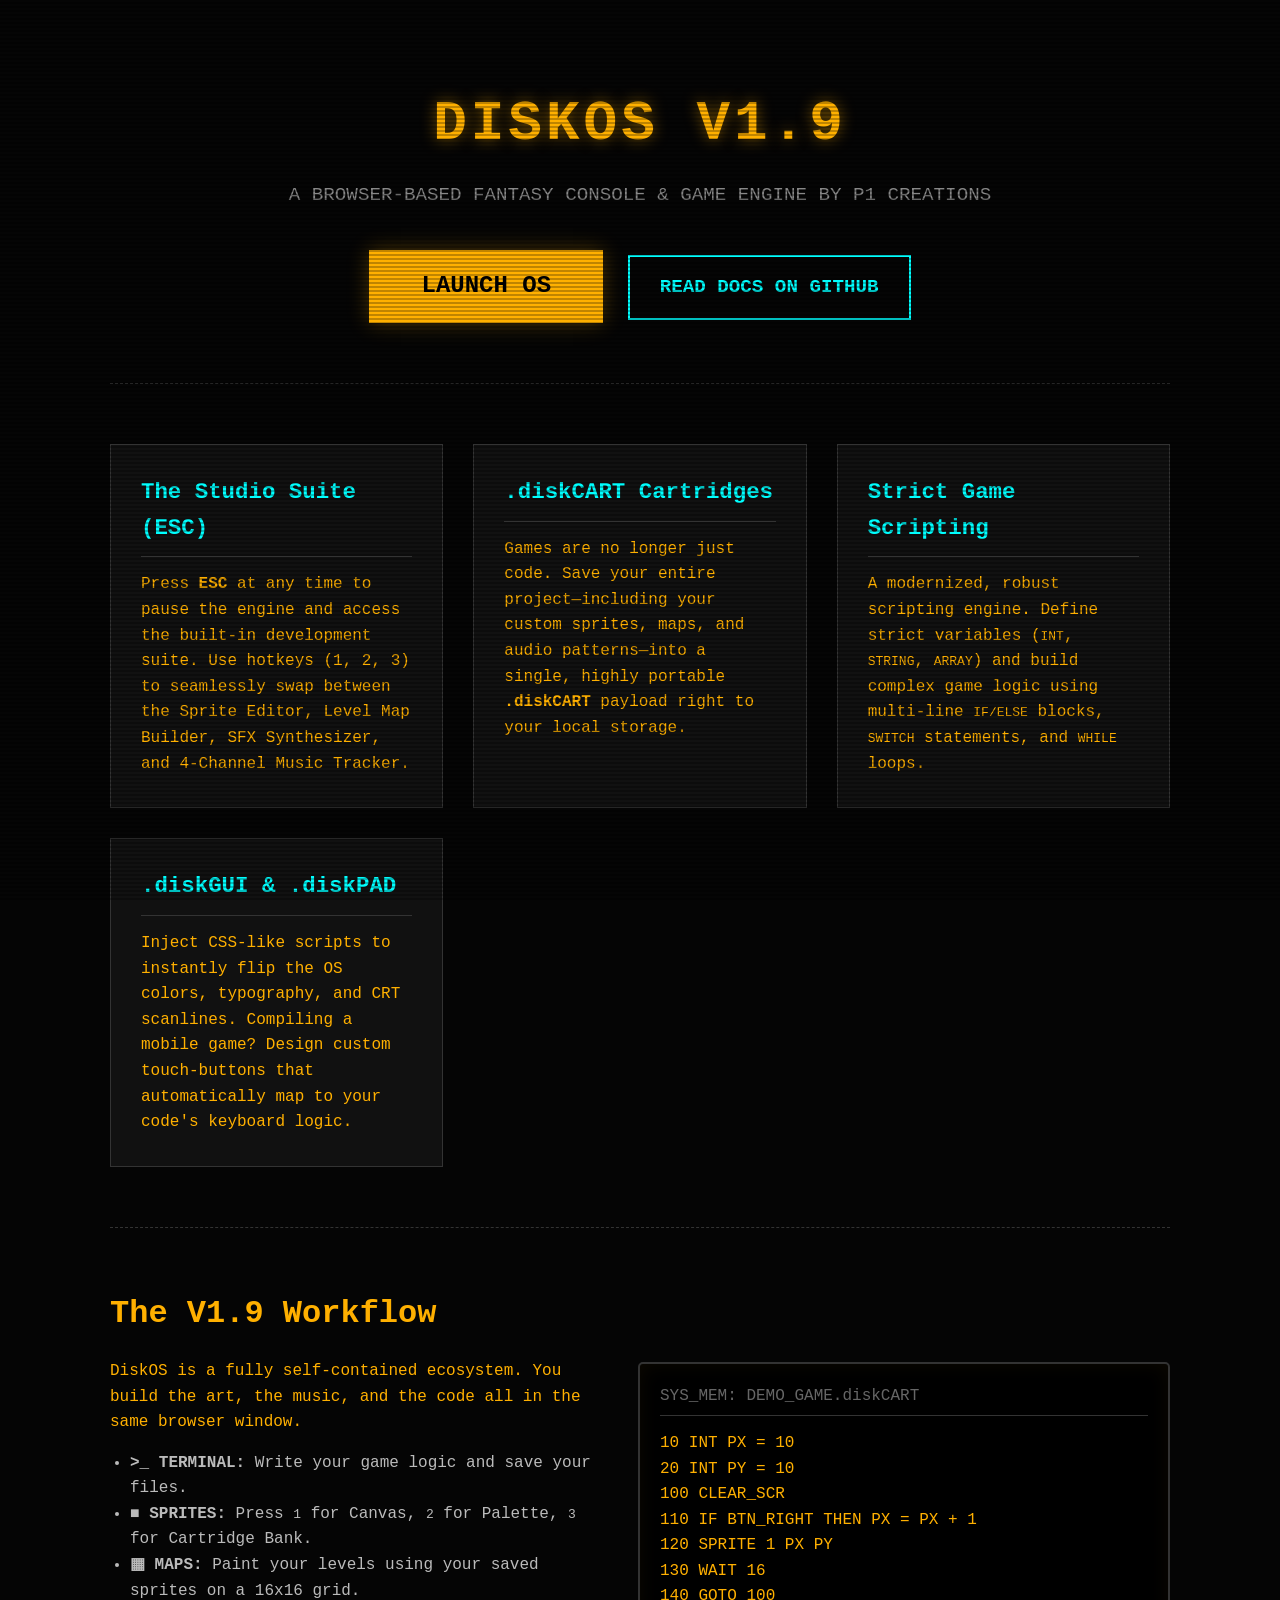
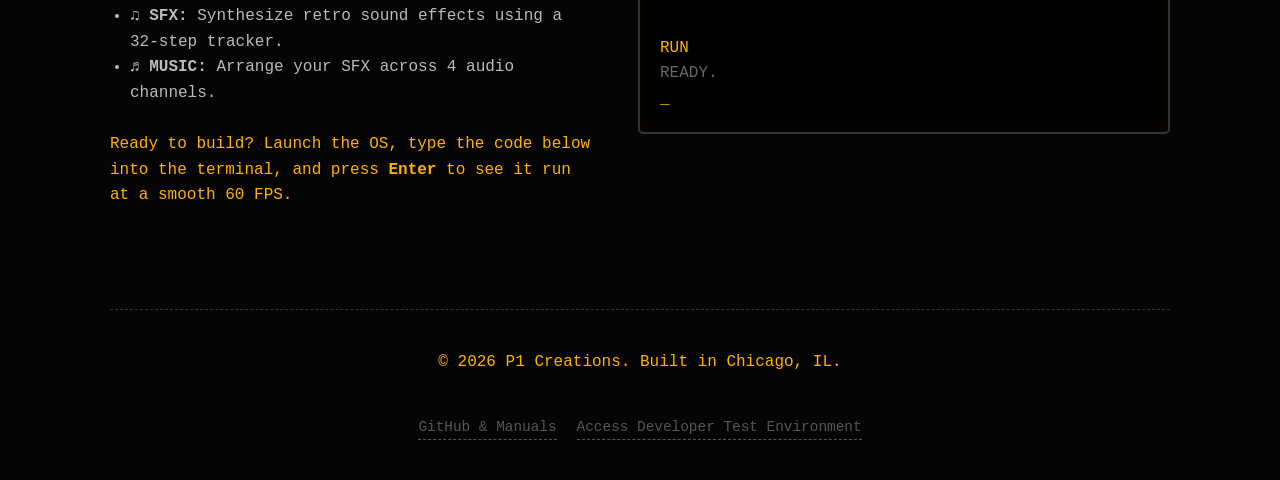
<file: index.html>
<!DOCTYPE html>
<html lang="en">
<head>
    <meta charset="UTF-8">
    <meta name="viewport" content="width=device-width, initial-scale=1.0">
    <title>DiskOS | P1 Creations</title>
    <!-- Landing page specific styles isolated here -->
    <link rel="stylesheet" href="index.css">
</head>
<body>

    <div class="container">
        
        <!-- HERO SECTION -->
        <section class="hero">
            <h1>DiskOS V1.9</h1>
            <h2>A BROWSER-BASED FANTASY CONSOLE & GAME ENGINE BY P1 CREATIONS</h2>
            <div>
                <a href="diskos-beta.html" class="btn-launch">Launch OS</a>
                <a href="https://github.com/p1e85/DiskOS.github.io" target="_blank" class="btn-github">Read Docs on GitHub</a>
            </div>
        </section>

        <!-- FEATURES SECTION -->
        <section class="features">
            <div class="card">
                <h3>The Studio Suite (ESC)</h3>
                <p>Press <strong>ESC</strong> at any time to pause the engine and access the built-in development suite. Use hotkeys (1, 2, 3) to seamlessly swap between the Sprite Editor, Level Map Builder, SFX Synthesizer, and 4-Channel Music Tracker.</p>
            </div>
            <div class="card">
                <h3>.diskCART Cartridges</h3>
                <p>Games are no longer just code. Save your entire project—including your custom sprites, maps, and audio patterns—into a single, highly portable <strong>.diskCART</strong> payload right to your local storage.</p>
            </div>
            <div class="card">
                <h3>Strict Game Scripting</h3>
                <p>A modernized, robust scripting engine. Define strict variables (<code>INT</code>, <code>STRING</code>, <code>ARRAY</code>) and build complex game logic using multi-line <code>IF/ELSE</code> blocks, <code>SWITCH</code> statements, and <code>WHILE</code> loops.</p>
            </div>
            <div class="card">
                <h3>.diskGUI & .diskPAD</h3>
                <p>Inject CSS-like scripts to instantly flip the OS colors, typography, and CRT scanlines. Compiling a mobile game? Design custom touch-buttons that automatically map to your code's keyboard logic.</p>
            </div>
        </section>

        <!-- HOW TO USE SECTION -->
        <section class="howto">
            <div class="howto-content">
                <div class="howto-text">
                    <h2>The V1.9 Workflow</h2>
                    <p>DiskOS is a fully self-contained ecosystem. You build the art, the music, and the code all in the same browser window.</p>
                    <ul style="color: #bbb; line-height: 1.6; padding-left: 20px; margin-top: 15px;">
                        <li><strong>>_ TERMINAL:</strong> Write your game logic and save your files.</li>
                        <li><strong>■ SPRITES:</strong> Press <code>1</code> for Canvas, <code>2</code> for Palette, <code>3</code> for Cartridge Bank.</li>
                        <li><strong>▦ MAPS:</strong> Paint your levels using your saved sprites on a 16x16 grid.</li>
                        <li><strong>♫ SFX:</strong> Synthesize retro sound effects using a 32-step tracker.</li>
                        <li><strong>♬ MUSIC:</strong> Arrange your SFX across 4 audio channels.</li>
                    </ul>
                    <br>
                    <p>Ready to build? Launch the OS, type the code below into the terminal, and press <strong>Enter</strong> to see it run at a smooth 60 FPS.</p>
                </div>
                
                <div class="terminal-window">
                    <div class="terminal-header">SYS_MEM: DEMO_GAME.diskCART</div>
                    <div><span class="cmd">10</span> INT PX = 10</div>
                    <div><span class="cmd">20</span> INT PY = 10</div>
                    <div><span class="cmd">100</span> CLEAR_SCR</div>
                    <div><span class="cmd">110</span> IF BTN_RIGHT THEN PX = PX + 1</div>
                    <div><span class="cmd">120</span> SPRITE 1 PX PY</div>
                    <div><span class="cmd">130</span> WAIT 16</div>
                    <div><span class="cmd">140</span> GOTO 100</div>
                    <br>
                    <div><span class="cmd">RUN</span></div>
                    <div><span class="comment">READY.</span></div>
                    <div><span class="cmd">_</span></div>
                </div>
            </div>
        </section>

        <!-- FOOTER & DEV LINK -->
        <footer>
            <p>&copy; 2026 P1 Creations. Built in Chicago, IL.</p>
            <div style="margin-top: 20px; display: flex; justify-content: center; gap: 20px; flex-wrap: wrap;">
                <a href="https://github.com/p1e85/DiskOS.github.io" target="_blank" class="test-link">GitHub & Manuals</a>
                <a href="diskos-test.html" class="test-link">Access Developer Test Environment</a>
            </div>
        </footer>

    </div>

</body>
</html>
</file>
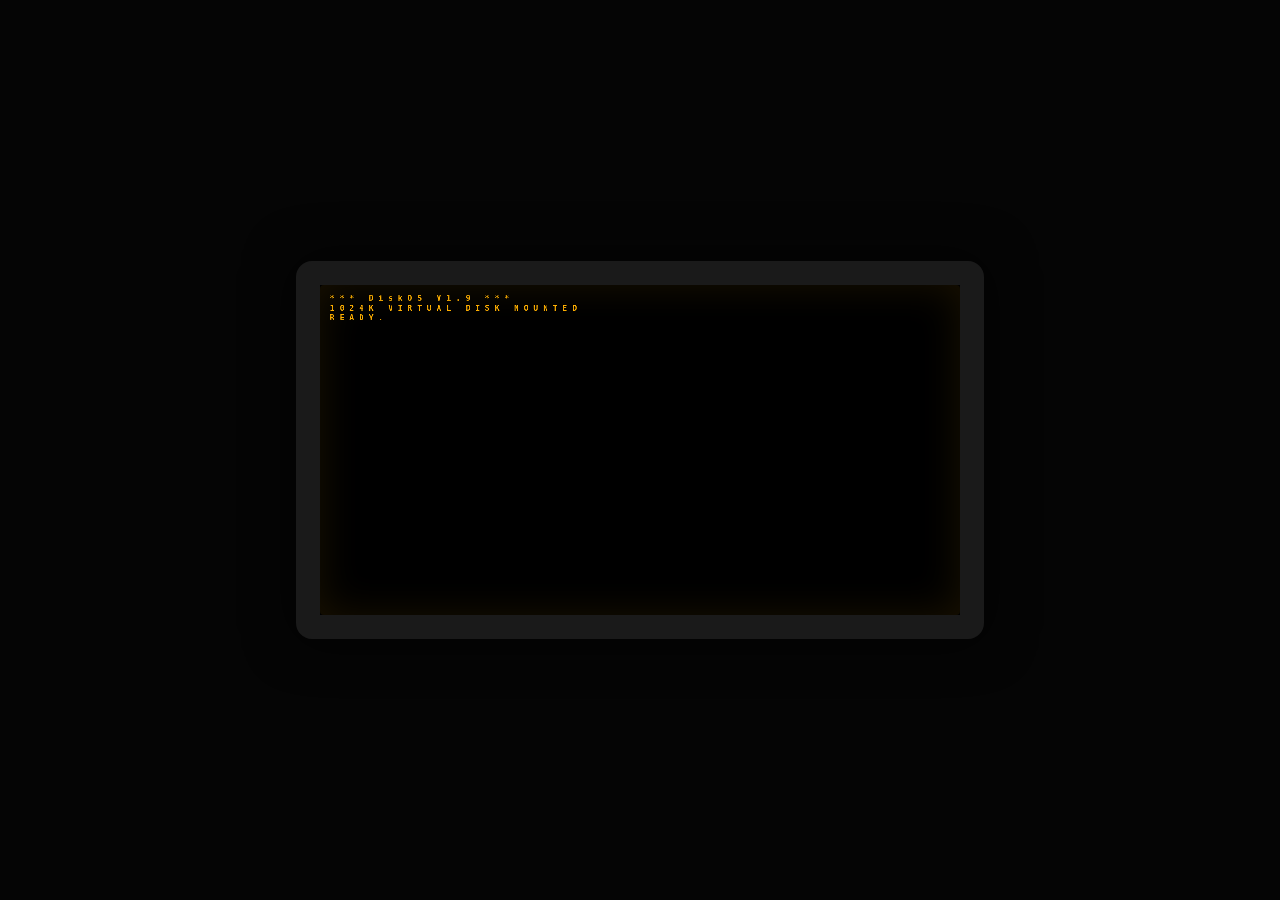
<file: diskos-beta.html>
<!DOCTYPE html>
<html lang="en">
<head>
    <meta charset="UTF-8">
    <meta name="viewport" content="width=device-width, initial-scale=1.0">
    <title>DiskOS V1.9</title>
    <link rel="stylesheet" href="testmodules/os_styles.css">
</head>
<body>

    <div id="monitor">
        <!-- Added inline CSS to make the input hidden but still focusable for mobile -->
        <textarea id="mobile-keyboard" style="position: absolute; opacity: 0; z-index: -1; pointer-events: none;" autocorrect="off" autocapitalize="none" spellcheck="false" autocomplete="off"></textarea>
        
        <canvas id="screen" width="1280" height="640"></canvas>
        <div class="scanlines"></div>
        <div class="glass-glare"></div>
    </div>

    <div id="gamepad">
        <div id="pad-left" class="pad-section"></div>
        <div id="pad-right" class="pad-section"></div>
    </div>

<!-- Order matters! Load Memory, Display, Audio, CPU first -->
<script type="module" src="testmodules/os_memory.js"></script>
<script type="module" src="testmodules/os_audio.js"></script>
<script type="module" src="testmodules/os_display.js"></script>
<script type="module" src="testmodules/os_cpu.js"></script>
<script type="module" src="testmodules/os_terminal.js"></script>

<!-- Added your new Studio module to the stack -->
<script type="module" src="testmodules/os_studio.js"></script>
<script type="module" src="testmodules/os_bios.js"></script>
<script type="module" src="testmodules/os_hub.js"></script> 

<!-- The Parser Motherboard links them all -->
<script type="module" src="testmodules/os_parser.js"></script>

<!-- The Kernel and UI depend on the Parser -->
<script type="module" src="testmodules/os_kernel.js"></script>
<script type="module" src="testmodules/os_ui.js"></script>

</body>
</html>
</file>
<file: index.css>
:root {
    --primary: #FFB000; /* Amber */
    --secondary: #00FFFF; /* Cyan */
    --bg: #050505;
    --surface: #111111;
}

* {
    box-sizing: border-box;
    margin: 0;
    padding: 0;
}

body {
    background-color: var(--bg);
    color: var(--primary);
    font-family: 'Courier New', Courier, monospace;
    line-height: 1.6;
    overflow-x: hidden;
}

/* Scanline Overlay */
body::after {
    content: " ";
    display: block;
    position: fixed;
    top: 0; left: 0; bottom: 0; right: 0;
    background: linear-gradient(rgba(18, 16, 16, 0) 50%, rgba(0, 0, 0, 0.25) 50%);
    z-index: 999;
    background-size: 100% 4px;
    pointer-events: none;
}

.container {
    max-width: 1100px;
    margin: 0 auto;
    padding: 0 20px;
    position: relative;
    z-index: 10;
}

/* --- HERO SECTION --- */
.hero {
    text-align: center;
    padding: 80px 20px 60px;
    border-bottom: 1px dashed #333;
}

.hero h1 {
    font-size: 3.5rem;
    letter-spacing: 4px;
    text-shadow: 0 0 15px rgba(255, 176, 0, 0.5);
    margin-bottom: 10px;
    text-transform: uppercase;
}

.hero h2 {
    font-size: 1.2rem;
    color: #888;
    margin-bottom: 40px;
    font-weight: normal;
}

.btn-launch {
    display: inline-block;
    background-color: var(--primary);
    color: #000;
    text-decoration: none;
    font-size: 1.5rem;
    font-weight: bold;
    padding: 15px 50px;
    border: 2px solid var(--primary);
    cursor: pointer;
    transition: all 0.2s ease-in-out;
    text-transform: uppercase;
    box-shadow: 0 0 20px rgba(255, 176, 0, 0.3);
}

.btn-launch:hover {
    background-color: transparent;
    color: var(--primary);
    box-shadow: 0 0 30px rgba(255, 176, 0, 0.8);
}

.btn-github {
    display: inline-block;
    background-color: transparent;
    color: var(--secondary);
    text-decoration: none;
    font-size: 1.2rem;
    font-weight: bold;
    padding: 15px 30px;
    border: 2px solid var(--secondary);
    cursor: pointer;
    transition: all 0.2s ease-in-out;
    text-transform: uppercase;
    margin-left: 15px;
}

.btn-github:hover {
    background-color: var(--secondary);
    color: #000;
    box-shadow: 0 0 20px rgba(0, 255, 255, 0.4);
}

/* --- FEATURES GRID --- */
.features {
    padding: 60px 0;
    display: grid;
    grid-template-columns: repeat(auto-fit, minmax(300px, 1fr));
    gap: 30px;
}

.card {
    background: var(--surface);
    border: 1px solid #333;
    padding: 30px;
    transition: transform 0.2s, border-color 0.2s;
}

.card:hover {
    transform: translateY(-5px);
    border-color: var(--secondary);
    box-shadow: 0 5px 20px rgba(0, 255, 255, 0.1);
}

.card h3 {
    color: var(--secondary);
    font-size: 1.4rem;
    margin-bottom: 15px;
    border-bottom: 1px solid #333;
    padding-bottom: 10px;
}

/* --- TERMINAL HOW-TO --- */
.howto {
    padding: 60px 0;
    border-top: 1px dashed #333;
}

.howto-content {
    display: flex;
    flex-wrap: wrap;
    gap: 40px;
    align-items: center;
}

.howto-text {
    flex: 1;
    min-width: 300px;
}

.howto-text h2 {
    font-size: 2rem;
    margin-bottom: 20px;
    color: var(--primary);
}

.terminal-window {
    flex: 1;
    min-width: 300px;
    background: #000;
    border: 2px solid #333;
    border-radius: 5px;
    padding: 20px;
    box-shadow: inset 0 0 20px rgba(255, 176, 0, 0.05);
}

.terminal-header {
    color: #666;
    margin-bottom: 15px;
    border-bottom: 1px solid #333;
    padding-bottom: 5px;
}

.cmd { color: var(--primary); }
.comment { color: #666; }
.output { color: #00FFFF; }

/* --- FOOTER --- */
footer {
    text-align: center;
    padding: 40px 20px;
    border-top: 1px dashed #333;
    margin-top: 40px;
}

.test-link {
    display: inline-block;
    margin-top: 20px;
    color: #555;
    text-decoration: none;
    border-bottom: 1px dashed #555;
    font-size: 0.9rem;
    transition: color 0.2s;
}

.test-link:hover {
    color: var(--secondary);
    border-bottom-color: var(--secondary);
}

/* --- MOBILE ADJUSTMENTS --- */
@media (max-width: 768px) {
    .hero h1 { 
        font-size: 2.2rem; 
    }
    .btn-launch, .btn-github { 
        width: 100%; 
        margin: 10px 0 0 0; 
        padding: 15px 0; 
    }
}
</file>
<file: testmodules/os_styles.css>
/* ==========================================
   GLOBAL VARIABLES & BODY RESET
   ========================================== */
:root { 
    --bg-color: #050505; 
    --crt-border: #1a1a1a; 
}

body, html {
    margin: 0; 
    padding: 0; 
    width: 100%; 
    height: 100%; 
    height: 100dvh; 
    background-color: var(--bg-color); 
    display: flex;
    flex-direction: column; 
    justify-content: center; 
    align-items: center;
    font-family: monospace; 
    overflow: hidden;
    transition: padding-top 0.2s ease, justify-content 0.2s;
}

/* Disables touch gestures (like pinch-to-zoom) when a .diskPAD game is loaded */
body.pad-active { 
    touch-action: none; 
}

/* ==========================================
   CRT MONITOR STYLES
   ========================================== */
#monitor {
    position: relative; 
    background-color: #000;
    border: 24px solid var(--crt-border); 
    border-radius: 16px;
    padding: 10px; /* FIX: Added missing semicolon */
    box-shadow: 0 0 50px rgba(0,0,0,0.8), inset 0 0 10px #000;
    overflow: hidden; 
    box-sizing: border-box;
    width: 100%; 
    max-width: 688px; 
    transition: transform 0.2s ease;
}

canvas { 
    display: block; 
    width: 100%; 
    height: auto; 
    image-rendering: pixelated; 
}

/* OPTIMIZATION: Grouped shared absolute positioning traits */
.scanlines, .glass-glare {
    position: absolute; 
    inset: 0; /* Modern shorthand for top:0; left:0; right:0; bottom:0; */
    pointer-events: none; 
    z-index: 5;
}

.scanlines {
    background: linear-gradient(to bottom, rgba(255,255,255,0), rgba(255,255,255,0) 50%, rgba(0,0,0,0.1) 50%, rgba(0,0,0,0.1));
    background-size: 100% 4px; 
}

.glass-glare {
    box-shadow: inset 0 0 40px rgba(255, 176, 0, 0.1); 
    border-radius: 4px; 
}

/* ==========================================
   THE TRANSPARENT MOBILE KEYBOARD OVERLAY
   ========================================== */
#mobile-keyboard {
    position: absolute; 
    inset: 0; /* Replaces top, left, right, bottom, width, height */
    opacity: 0.01; 
    z-index: 10; 
    border: none; 
    outline: none; 
    resize: none;
    color: transparent; 
    background: transparent;
}

/* Pass touches directly through to the canvas when a game is running */
body.pad-active #mobile-keyboard { 
    pointer-events: none; 
}

/* ==========================================
   ON-SCREEN GAMEPAD STYLES (.diskPAD)
   ========================================== */
#gamepad {
    display: none; 
    width: 100%; 
    max-width: 688px; 
    height: 120px; 
    margin-top: 10px;
    justify-content: space-between; 
    align-items: center; 
    padding: 0 20px;
    box-sizing: border-box; 
    user-select: none;
}

.pad-section { 
    display: flex; 
    gap: 15px; 
    align-items: center; 
}

.btn {
    background-color: #333; 
    border: 4px solid #1a1a1a; 
    border-radius: 50%;
    color: #FFB000; 
    font-weight: bold; 
    font-size: 20px; 
    display: flex;
    justify-content: center; 
    align-items: center;
    box-shadow: 0 4px 0 #111, inset 0 -4px 10px rgba(0,0,0,0.5); 
    cursor: pointer;
}

.btn:active { 
    transform: translateY(4px); 
    box-shadow: 0 0 0 #111, inset 0 4px 10px rgba(0,0,0,0.8); 
}

.btn-dpad { width: 60px; height: 60px; border-radius: 10px; }
.btn-action { width: 70px; height: 70px; }
.btn-small { width: 45px; height: 45px; font-size: 12px; background-color: #522; }

/* ==========================================
   VERTICAL MOBILE EXCEPTIONS & RESPONSIVENESS
   ========================================== */
@media (max-width: 700px) and (orientation: portrait) {
    #monitor { 
        border-width: 10px; 
        padding: 4px;
        max-width: 96vw; 
    }
    
    #gamepad { 
        max-width: 96vw; 
        padding: 0 10px; 
    }
    
    /* Push the monitor to the top of the screen when the mobile keyboard opens */
    body.typing-mode { 
        justify-content: flex-start !important; 
        padding-top: 5vh; 
    }
    
    /* Hide the gamepad to save screen space when typing */
    body.typing-mode #gamepad { 
        display: none !important; 
    }
}
</file>
